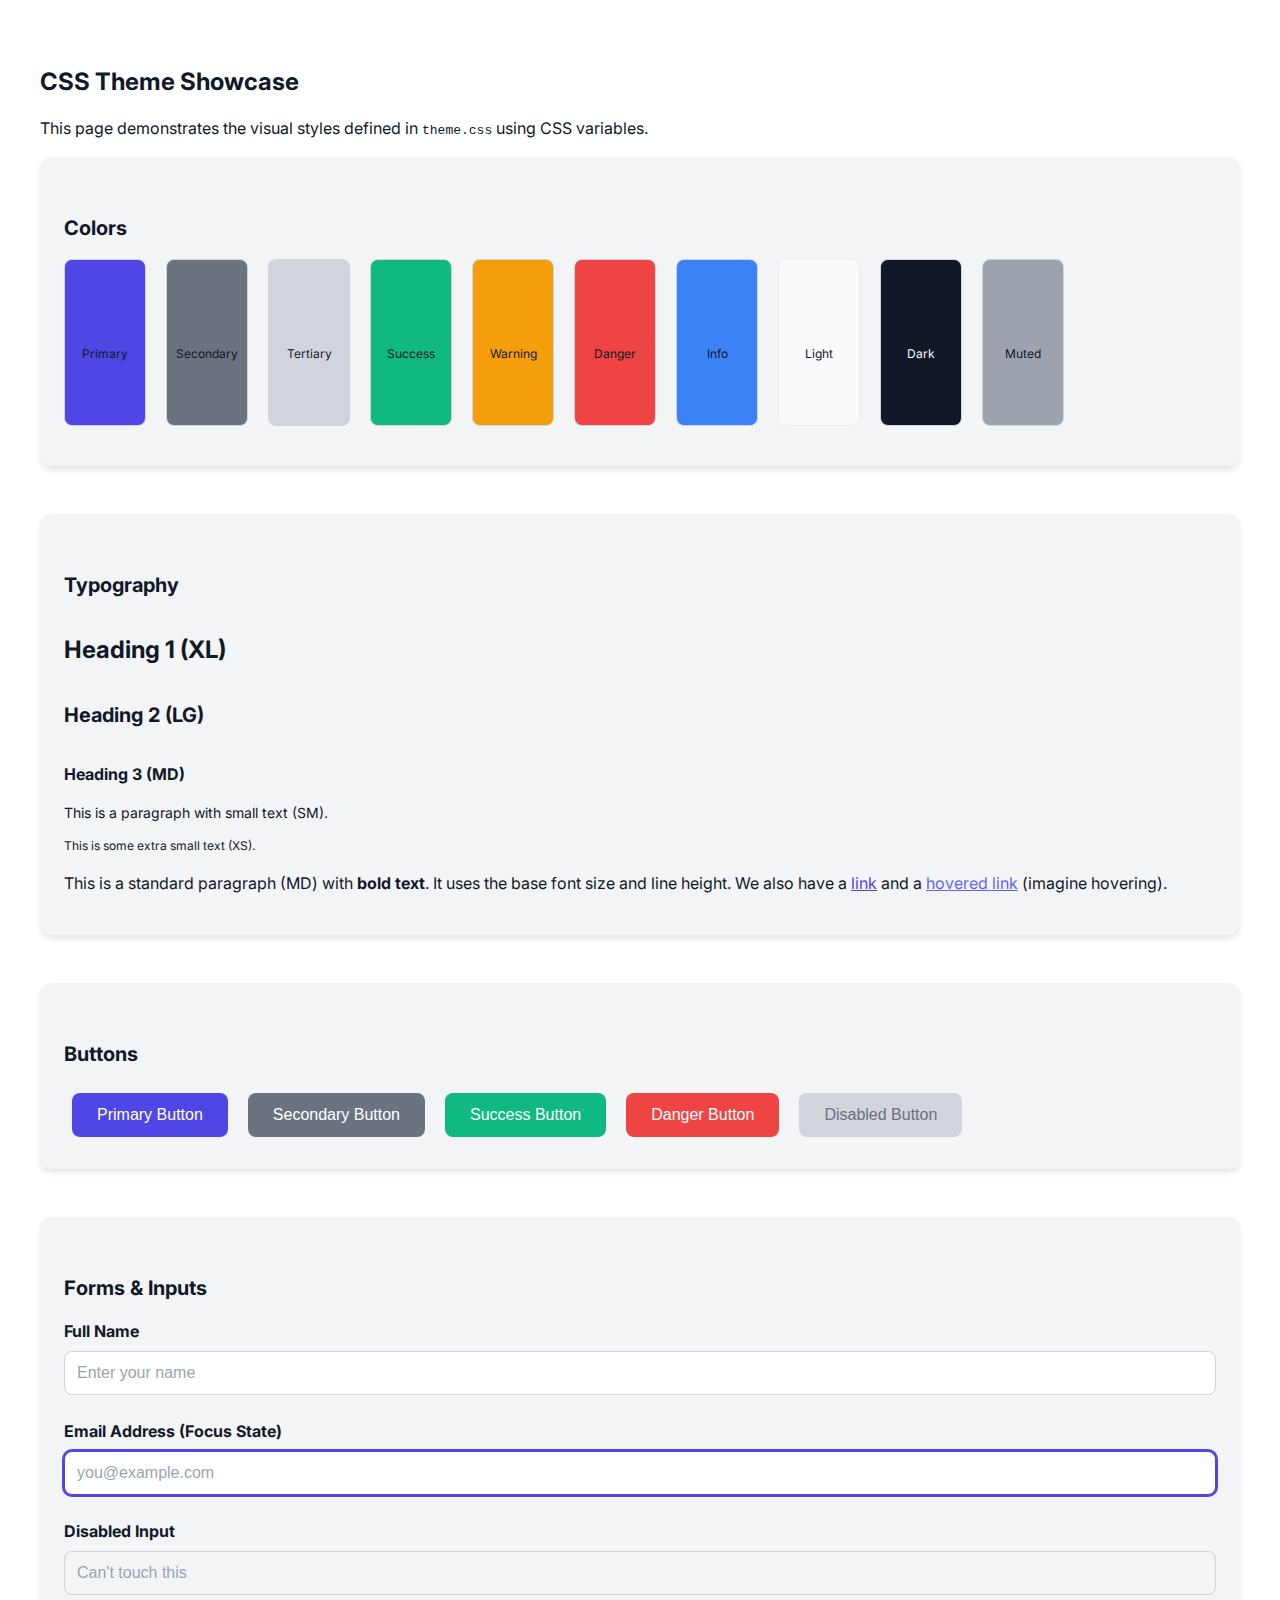
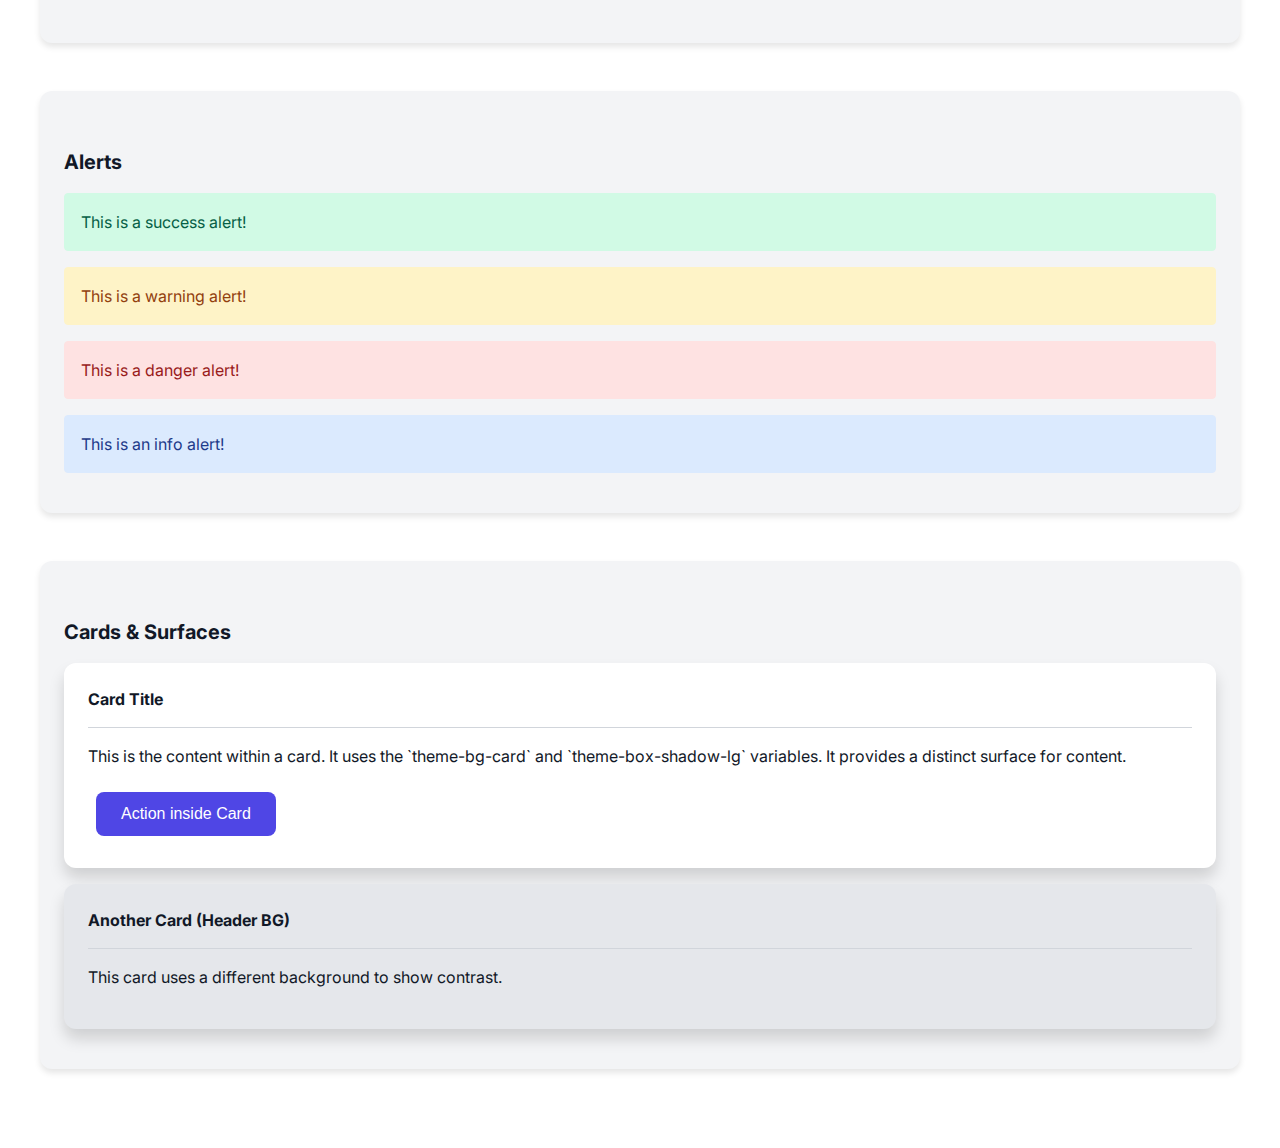
<file: showcase/index.html>
<!DOCTYPE html>
<html lang="en">
<head>
    <meta charset="UTF-8">
    <meta name="viewport" content="width=device-width, initial-scale=1.0">
    <title>Theme Showcase</title>
            <link rel="icon" href="../icons/icon-48.png" type="image/svg+xml">
    <link rel="stylesheet" href="../themes/theme.css"> <link href="https://fonts.googleapis.com/css2?family=Inter:wght@400;700&display=swap" rel="stylesheet">
    <style>
        /* Basic styles for the showcase page itself */
        body {
            font-family: var(--theme-font-family-base, "Inter", sans-serif);
            background-color: var(--theme-bg-body, #ffffff);
            color: var(--theme-text-color, #111827);
            line-height: var(--theme-line-height-base, 1.5);
            padding: 2rem;
            margin: 0;
        }

        .container {
            max-width: 1200px;
            margin: 0 auto;
        }

        h1, h2, h3, h4, h5, h6 {
            font-family: var(--theme-font-family-heading, "Inter", sans-serif);
            color: var(--theme-heading-color, #111827);
            margin-top: 2rem;
            margin-bottom: 1rem;
        }

        h1 { font-size: var(--theme-font-size-xl, 1.5rem); }
        h2 { font-size: var(--theme-font-size-lg, 1.25rem); }
        h3 { font-size: var(--theme-font-size-md, 1rem); }

        section {
            margin-bottom: 3rem;
            padding: 1.5rem;
            background-color: var(--theme-bg-surface, #f3f4f6);
            border-radius: var(--theme-border-radius-lg, 12px);
            box-shadow: var(--theme-box-shadow-md, 0 4px 6px rgba(0, 0, 0, 0.1));
        }

        .color-swatch {
            display: inline-block;
            width: 80px;
            height: 80px;
            border-radius: var(--theme-border-radius-md, 8px);
            margin-right: 1rem;
            margin-bottom: 1rem;
            vertical-align: top;
            border: 1px solid var(--theme-border-color, #d1d5db);
            text-align: center;
            padding-top: 85px; /* Adjust as needed */
            font-size: var(--theme-font-size-xs, 0.75rem);
            color: var(--theme-text-color);
        }

        .button {
            display: inline-block;
            padding: 0.75rem 1.5rem;
            border-radius: var(--theme-border-radius-md, 8px);
            font-size: var(--theme-font-size-md, 1rem);
            text-decoration: none;
            cursor: pointer;
            border: var(--theme-border-width, 1px) solid var(--theme-button-border, transparent);
            margin: 0.5rem;
            transition: background-color 0.2s ease, color 0.2s ease;
        }

        .btn-primary {
            background-color: var(--theme-button-bg, #4f46e5);
            color: var(--theme-button-text, #ffffff);
        }
        .btn-primary:hover {
            background-color: var(--theme-button-hover-bg, #4338ca);
            color: var(--theme-button-hover-text, #ffffff);
        }
         .btn-primary:active { background-color: var(--theme-button-active-bg, #3730a3); }
         .btn-primary:disabled {
            background-color: var(--theme-button-disabled-bg, #d1d5db);
            color: var(--theme-button-disabled-text, #6b7280);
            cursor: not-allowed;
         }

        .btn-secondary {
            background-color: var(--theme-button-secondary-bg, #6b7280);
            color: var(--theme-button-text, #ffffff);
        }
        .btn-secondary:hover { opacity: 0.85; }

        .btn-success {
            background-color: var(--theme-button-success-bg, #10b981);
            color: var(--theme-button-text, #ffffff);
        }
        .btn-success:hover { opacity: 0.85; }

        .btn-danger {
            background-color: var(--theme-button-danger-bg, #ef4444);
            color: var(--theme-button-text, #ffffff);
        }
         .btn-danger:hover { opacity: 0.85; }

        .alert {
            padding: 1rem;
            margin-bottom: 1rem;
            border-radius: var(--theme-border-radius-sm, 4px);
            border: 1px solid transparent; /* Ensure consistent border space */
        }

        .alert-success {
            background-color: var(--theme-alert-success-bg, #d1fae5);
            color: var(--theme-alert-success-text, #065f46);
            border-color: var(--theme-alert-success-bg);
        }
        .alert-warning {
            background-color: var(--theme-alert-warning-bg, #fef3c7);
            color: var(--theme-alert-warning-text, #92400e);
            border-color: var(--theme-alert-warning-bg);
        }
        .alert-danger {
            background-color: var(--theme-alert-danger-bg, #fee2e2);
            color: var(--theme-alert-danger-text, #991b1b);
            border-color: var(--theme-alert-danger-bg);
        }
        .alert-info {
            background-color: var(--theme-alert-info-bg, #dbeafe);
            color: var(--theme-alert-info-text, #1e3a8a);
            border-color: var(--theme-alert-info-bg);
        }

        .form-group {
            margin-bottom: 1.5rem;
        }

        .form-label {
            display: block;
            margin-bottom: 0.5rem;
            font-weight: var(--theme-font-weight-bold, 700);
        }

        .form-input {
            width: 100%;
            padding: 0.75rem;
            border: var(--theme-border-width, 1px) solid var(--theme-input-border, #d1d5db);
            border-radius: var(--theme-border-radius-md, 8px);
            background-color: var(--theme-input-bg, #ffffff);
            color: var(--theme-input-text, #111827);
            font-size: var(--theme-font-size-md, 1rem);
            box-sizing: border-box; /* Include padding and border in the element's total width and height */
        }
         .form-input::placeholder { color: var(--theme-input-placeholder, #9ca3af); }
         .form-input:focus {
            outline: none;
            border-color: var(--theme-input-focus-border, #4f46e5);
            box-shadow: 0 0 0 2px var(--theme-outline-color, #4f46e5);
         }
         .form-input:disabled {
            background-color: var(--theme-input-disabled-bg, #f3f4f6);
            color: var(--theme-input-disabled-text, #9ca3af);
            cursor: not-allowed;
         }

         .card {
            background-color: var(--theme-bg-card, #ffffff);
            border-radius: var(--theme-border-radius-lg, 12px);
            padding: 1.5rem;
            box-shadow: var(--theme-box-shadow-lg, 0 10px 15px rgba(0, 0, 0, 0.15));
            margin-bottom: 1rem;
         }
         .card-header {
             padding-bottom: 1rem;
             border-bottom: var(--theme-border-width) solid var(--theme-border-color);
             margin-bottom: 1rem;
             font-weight: var(--theme-font-weight-bold);
         }

    </style>
</head>
<body>

    <div class="container">
        <h1>CSS Theme Showcase</h1>
        <p>This page demonstrates the visual styles defined in <code>theme.css</code> using CSS variables.</p>

        <section>
            <h2>Colors</h2>
            <div>
                <span class="color-swatch" style="background-color: var(--theme-color-primary);">Primary</span>
                <span class="color-swatch" style="background-color: var(--theme-color-secondary);">Secondary</span>
                <span class="color-swatch" style="background-color: var(--theme-color-tertiary);">Tertiary</span>
                <span class="color-swatch" style="background-color: var(--theme-color-success);">Success</span>
                <span class="color-swatch" style="background-color: var(--theme-color-warning);">Warning</span>
                <span class="color-swatch" style="background-color: var(--theme-color-danger);">Danger</span>
                <span class="color-swatch" style="background-color: var(--theme-color-info);">Info</span>
                <span class="color-swatch" style="background-color: var(--theme-color-light); border: 1px solid #eee;">Light</span>
                <span class="color-swatch" style="background-color: var(--theme-color-dark); color: var(--theme-color-light);">Dark</span>
                <span class="color-swatch" style="background-color: var(--theme-color-muted);">Muted</span>
            </div>
        </section>

        <section>
            <h2>Typography</h2>
            <h1>Heading 1 (XL)</h1>
            <h2>Heading 2 (LG)</h2>
            <h3>Heading 3 (MD)</h3>
            <p style="font-size: var(--theme-font-size-sm);">This is a paragraph with small text (SM).</p>
            <p style="font-size: var(--theme-font-size-xs);">This is some extra small text (XS).</p>
            <p>This is a standard paragraph (MD) with <strong>bold text</strong>. It uses the base font size and line height. We also have a <a href="#" style="color: var(--theme-link-color); text-decoration: underline;">link</a> and a <a href="#" style="color: var(--theme-link-hover-color); text-decoration: underline;">hovered link</a> (imagine hovering).</p>
        </section>

        <section>
            <h2>Buttons</h2>
            <button class="button btn-primary">Primary Button</button>
            <button class="button btn-secondary">Secondary Button</button>
            <button class="button btn-success">Success Button</button>
            <button class="button btn-danger">Danger Button</button>
            <button class="button btn-primary" disabled>Disabled Button</button>
        </section>

        <section>
            <h2>Forms & Inputs</h2>
            <div class="form-group">
                <label for="name" class="form-label">Full Name</label>
                <input type="text" id="name" class="form-input" placeholder="Enter your name">
            </div>
            <div class="form-group">
                <label for="email" class="form-label">Email Address (Focus State)</label>
                <input type="email" id="email" class="form-input" placeholder="you@example.com">
            </div>
             <div class="form-group">
                <label for="disabled" class="form-label">Disabled Input</label>
                <input type="text" id="disabled" class="form-input" placeholder="Can't touch this" disabled>
            </div>
        </section>

        <section>
            <h2>Alerts</h2>
            <div class="alert alert-success">This is a success alert!</div>
            <div class="alert alert-warning">This is a warning alert!</div>
            <div class="alert alert-danger">This is a danger alert!</div>
            <div class="alert alert-info">This is an info alert!</div>
        </section>

         <section>
            <h2>Cards & Surfaces</h2>
            <div class="card">
                <div class="card-header">Card Title</div>
                <p>This is the content within a card. It uses the `theme-bg-card` and `theme-box-shadow-lg` variables. It provides a distinct surface for content.</p>
                <button class="button btn-primary">Action inside Card</button>
            </div>
             <div class="card" style="background-color: var(--theme-bg-header);">
                <div class="card-header">Another Card (Header BG)</div>
                <p>This card uses a different background to show contrast.</p>
            </div>
        </section>

    </div>

    <script>
        // Simple script to demonstrate focus on the email input
        document.getElementById('email').focus();
    </script>
</body>
</html>
</file>
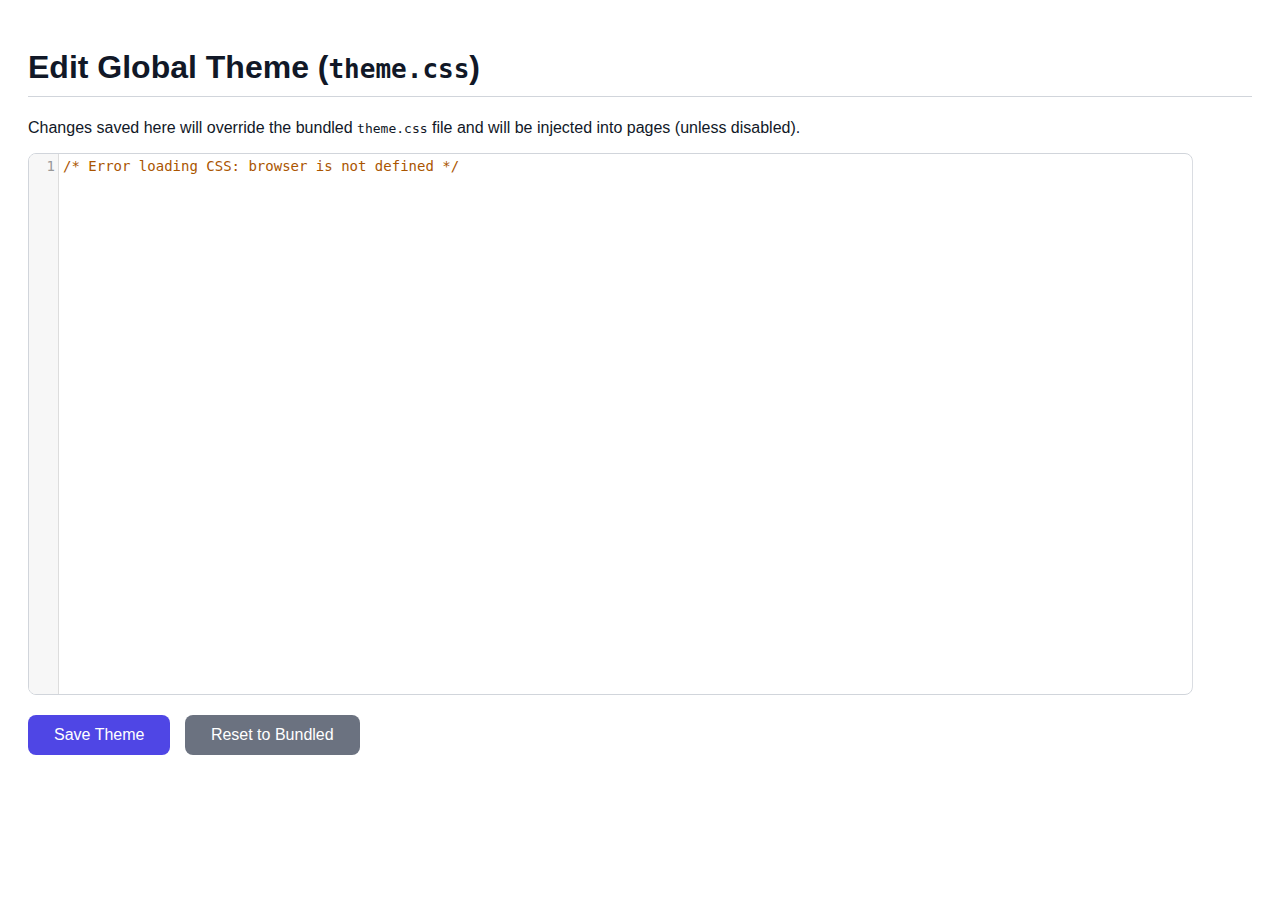
<file: options/options.html>
<!DOCTYPE html>
<html>
<head>
    <meta charset="UTF-8">
    <title>CSS Editor</title>
      <link rel="icon" href="../icons/icon-48.png" type="image/svg+xml">
<link rel="stylesheet" href="../themes/theme.css">
<link rel="stylesheet" href="lib/codemirror.css">
<link rel="stylesheet" href="lib/pickr/nano.min.css"> <style>
        body {
            font-family: var(--theme-font-family-base, sans-serif);
            background-color: var(--theme-bg-body, #ffffff);
            color: var(--theme-text-color, #111827);
            padding: 20px;
        }
        h1 {
            color: var(--theme-heading-color);
            border-bottom: var(--theme-border-width) solid var(--theme-border-color);
            padding-bottom: 10px;
        }
        button {
            padding: 10px 25px;
            border: var(--theme-border-width) solid var(--theme-button-border);
            border-radius: var(--theme-border-radius-md);
            font-size: var(--theme-font-size-md);
            cursor: pointer;
            background-color: var(--theme-button-bg);
            color: var(--theme-button-text);
            margin-right: 10px;
            margin-top: 20px; /* Add some space */
        }
        button:hover {
            background-color: var(--theme-button-hover-bg);
        }
         button#resetButton {
             background-color: var(--theme-button-secondary-bg);
         }
        #status {
            margin-top: 15px;
            font-weight: bold;
            color: var(--theme-color-success);
        }                                                

        /* Style the CodeMirror instance */
        .CodeMirror {
            border: var(--theme-border-width, 1px) solid var(--theme-input-border);
            border-radius: var(--theme-border-radius-md);
            height: 60vh;
            width: 95%;
            font-size: 14px;
        }
        /* Make textarea invisible */
        #cssEditor {
            display: none;
        }

        /* Style for the color swatch widget */
        .color-swatch-widget {
            display: inline-block;
            width: 12px;
            height: 12px;
            border-radius: 50%; /* Circle */
            border: 1px solid #888;
            cursor: pointer;
            margin-right: 5px;
            vertical-align: middle; /* Align nicely with text */
            box-shadow: 0 0 2px rgba(0,0,0,0.3);
        }

        /* Pickr popup adjustments (optional, if needed) */
        .pickr .pcr-button {
           display: none; /* We don't need Pickr's default button */
        }
        .pickr .pcr-app {
            position: absolute;
            z-index: 1000; /* Ensure it's above CodeMirror */
        }

    </style>
</head>
<body>
    <h1>Edit Global Theme (<code>theme.css</code>)</h1>
    <p>Changes saved here will override the bundled <code>theme.css</code> file and will be injected into pages (unless disabled).</p>

    <textarea id="cssEditor"></textarea>

    <button id="saveButton">Save Theme</button>
    <button id="resetButton">Reset to Bundled</button>
    <div id="status"></div>

    <script src="lib/codemirror.js"></script>
    <script src="lib/css.js"></script>
    <script src="lib/pickr/pickr.min.js"></script> <script src="options.js"></script>
</body>
</html>
</file>
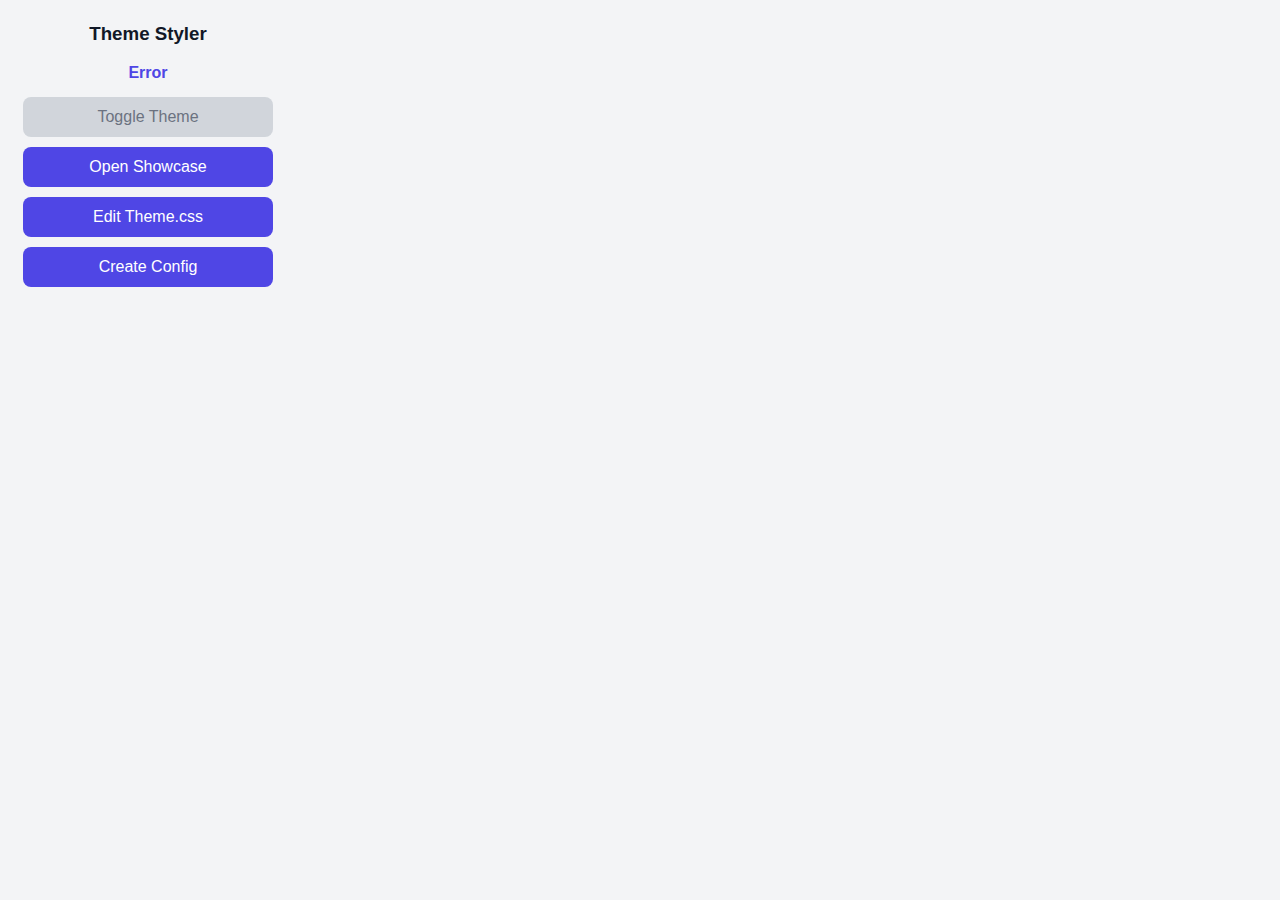
<file: popup/popup.html>
<!DOCTYPE html>
<html>
<head>
    <meta charset="UTF-8">
    <title>Theme Styler Control</title>
    <link rel="stylesheet" href="../themes/theme.css">
    <style>
        body {
            width: 250px;
            padding: 15px;
            background-color: var(--theme-bg-surface, #f3f4f6);
            color: var(--theme-text-color, #111827);
            font-family: var(--theme-font-family-base, sans-serif);
        }
        h3 {
            margin-top: 0;
            color: var(--theme-heading-color, #111827);
            text-align: center;
        }
        button {
            display: block;
            width: 100%;
            padding: 10px 15px;
            margin-bottom: 10px;
            border: var(--theme-border-width, 1px) solid var(--theme-button-border, transparent);
            border-radius: var(--theme-border-radius-md, 8px);
            font-size: var(--theme-font-size-md, 1rem);
            cursor: pointer;
            background-color: var(--theme-button-bg, #4f46e5);
            color: var(--theme-button-text, #ffffff);
            transition: background-color 0.2s ease;
        }
        button:hover {
            background-color: var(--theme-button-hover-bg, #4338ca);
        }
        button#toggleButton.disabled {
            background-color: var(--theme-button-secondary-bg, #6b7280);
        }
        button#toggleButton.disabled:hover {
            opacity: 0.9;
        }
        .site-name {
            font-weight: bold;
            color: var(--theme-color-primary);
            display: block;
            text-align: center;
            margin-bottom: 15px;
            word-wrap: break-word;
        }
        #toggleButton:disabled {
            background-color: var(--theme-button-disabled-bg, #d1d5db);
            color: var(--theme-button-disabled-text, #6b7280);
            cursor: not-allowed;
        }
    </style>
</head>
<body>
<h3>Theme Styler</h3>
<span id="siteName" class="site-name">Loading...</span>
<button id="toggleButton">Toggle Theme</button>
<button id="showcaseButton">Open Showcase</button>
<button id="editButton">Edit Theme.css</button>
<button id="open-editor-btn">Create Config</button>
<script src="popup.js"></script>
</body>
</html>
</file>
<file: themes/theme.css>
:root {
  /* ─────────── Colors ─────────── */
  --theme-color-primary: #4f46e5;
  --theme-color-secondary: #6b7280;
  --theme-color-tertiary: #d1d5db;

  --theme-color-success: #10b981;
  --theme-color-warning: #f59e0b;
  --theme-color-danger:  #ef4444;
  --theme-color-info:    #3b82f6;

  --theme-color-light: #f9fafb;
  --theme-color-dark:  #111827;
  --theme-color-muted: #9ca3af;

  --theme-text-color: var(--theme-color-dark);
  --theme-heading-color: var(--theme-color-dark);
  --theme-link-color: var(--theme-color-primary);
  --theme-link-hover-color: #6366f1;

  /* ─────────── Backgrounds ─────────── */
  --theme-bg-body: #ffffff;
  --theme-bg-surface: #f3f4f6;
  --theme-bg-header: #e5e7eb;
  --theme-bg-footer: #e5e7eb;
  --theme-bg-sidebar: #e5e7eb;
  --theme-bg-overlay: rgba(0, 0, 0, 0.5);
  --theme-bg-card: #ffffff;

  /* ─────────── Typography ─────────── */
  --theme-font-family-base: "Inter", sans-serif;
  --theme-font-family-heading: "Inter", sans-serif;

  --theme-font-size-xs: 0.75rem;
  --theme-font-size-sm: 0.875rem;
  --theme-font-size-md: 1rem;
  --theme-font-size-lg: 1.25rem;
  --theme-font-size-xl: 1.5rem;

  --theme-font-weight-normal: 400;
  --theme-font-weight-bold: 700;

  --theme-line-height-base: 1.5;
  --theme-letter-spacing-base: normal;

  /* ─────────── Borders & Shadows ─────────── */
  --theme-border-radius-sm: 4px;
  --theme-border-radius-md: 8px;
  --theme-border-radius-lg: 12px;

  --theme-border-width: 1px;
  --theme-border-color: #d1d5db;

  --theme-box-shadow-sm: 0 1px 2px rgba(0, 0, 0, 0.05);
  --theme-box-shadow-md: 0 4px 6px rgba(0, 0, 0, 0.1);
  --theme-box-shadow-lg: 0 10px 15px rgba(0, 0, 0, 0.15);

  --theme-outline-color: var(--theme-color-primary);

  /* ─────────── Buttons ─────────── */
  --theme-button-bg: var(--theme-color-primary);
  --theme-button-text: #ffffff;
  --theme-button-border: transparent;

  --theme-button-hover-bg: #4338ca;
  --theme-button-hover-text: #ffffff;

  --theme-button-active-bg: #3730a3;
  --theme-button-disabled-bg: #d1d5db;
  --theme-button-disabled-text: #6b7280;

  --theme-button-secondary-bg: var(--theme-color-secondary);
  --theme-button-danger-bg: var(--theme-color-danger);
  --theme-button-success-bg: var(--theme-color-success);

  /* ─────────── Forms & Inputs ─────────── */
  --theme-input-bg: #ffffff;
  --theme-input-border: #d1d5db;
  --theme-input-text: #111827;
  --theme-input-placeholder: #9ca3af;
  --theme-input-focus-border: var(--theme-color-primary);
  --theme-input-disabled-bg: #f3f4f6;
  --theme-input-disabled-text: #9ca3af;

  /* ─────────── States ─────────── */
  --theme-hover-bg: #f3f4f6;
  --theme-hover-text: var(--theme-text-color);

  --theme-active-bg: #e5e7eb;
  --theme-active-text: var(--theme-text-color);

  --theme-focus-outline: 2px solid var(--theme-outline-color);

  --theme-disabled-bg: #f9fafb;
  --theme-disabled-text: #9ca3af;

  --theme-selected-bg: var(--theme-color-primary);
  --theme-selected-text: #ffffff;

  /* ─────────── Alerts ─────────── */
  --theme-alert-success-bg: #d1fae5;
  --theme-alert-success-text: #065f46;

  --theme-alert-warning-bg: #fef3c7;
  --theme-alert-warning-text: #92400e;

  --theme-alert-danger-bg: #fee2e2;
  --theme-alert-danger-text: #991b1b;

  --theme-alert-info-bg: #dbeafe;
  --theme-alert-info-text: #1e3a8a;

  /* ─────────── Navigation ─────────── */
  --theme-nav-bg: #ffffff;
  --theme-nav-text: var(--theme-color-dark);
  --theme-nav-hover-bg: #f3f4f6;
  --theme-nav-hover-text: var(--theme-color-primary);
  --theme-nav-active-bg: #e0e7ff;
  --theme-nav-active-text: var(--theme-color-primary);
  --theme-nav-border-color: #d1d5db;

  /* ─────────── Tables ─────────── */
  --theme-table-header-bg: #f9fafb;
  --theme-table-header-text: #374151;
  --theme-table-row-bg: #ffffff;
  --theme-table-row-hover-bg: #f3f4f6;
  --theme-table-border-color: #e5e7eb;

  /* ─────────── Scrollbars ─────────── */
  --theme-scrollbar-bg: transparent;
  --theme-scrollbar-thumb: #d1d5db;
  --theme-scrollbar-thumb-hover: #9ca3af;

  /* ─────────── Modals / Popups ─────────── */
  --theme-modal-bg: #ffffff;
  --theme-modal-border-color: #d1d5db;
  --theme-modal-shadow: var(--theme-box-shadow-lg);
  --theme-modal-header-bg: #f3f4f6;
  --theme-modal-footer-bg: #f9fafb;
  --theme-modal-close-color: #6b7280;

  /* ─────────── Tooltips / Dropdowns ─────────── */
  --theme-tooltip-bg: #111827;
  --theme-tooltip-text: #ffffff;

  --theme-dropdown-bg: #ffffff;
  --theme-dropdown-border: #d1d5db;
  --theme-dropdown-hover-bg: #f3f4f6;

  /* ─────────── Z-Index ─────────── */
  --theme-z-index-modal: 1000;
  --theme-z-index-dropdown: 900;
  --theme-z-index-header: 800;
  --theme-z-index-sidebar: 700;
}
</file>
<file: options/lib/codemirror.css>
/* BASICS */

.CodeMirror {
  /* Set height, width, borders, and global font properties here */
  font-family: monospace;
  height: 300px;
  color: black;
  direction: ltr;
}

/* PADDING */

.CodeMirror-lines {
  padding: 4px 0; /* Vertical padding around content */
}
.CodeMirror pre.CodeMirror-line,
.CodeMirror pre.CodeMirror-line-like {
  padding: 0 4px; /* Horizontal padding of content */
}

.CodeMirror-scrollbar-filler, .CodeMirror-gutter-filler {
  background-color: white; /* The little square between H and V scrollbars */
}

/* GUTTER */

.CodeMirror-gutters {
  border-right: 1px solid #ddd;
  background-color: #f7f7f7;
  white-space: nowrap;
}
.CodeMirror-linenumbers {}
.CodeMirror-linenumber {
  padding: 0 3px 0 5px;
  min-width: 20px;
  text-align: right;
  color: #999;
  white-space: nowrap;
}

.CodeMirror-guttermarker { color: black; }
.CodeMirror-guttermarker-subtle { color: #999; }

/* CURSOR */

.CodeMirror-cursor {
  border-left: 1px solid black;
  border-right: none;
  width: 0;
}
/* Shown when moving in bi-directional text */
.CodeMirror div.CodeMirror-secondarycursor {
  border-left: 1px solid silver;
}
.cm-fat-cursor .CodeMirror-cursor {
  width: auto;
  border: 0 !important;
  background: #7e7;
}
.cm-fat-cursor div.CodeMirror-cursors {
  z-index: 1;
}
.cm-fat-cursor .CodeMirror-line::selection,
.cm-fat-cursor .CodeMirror-line > span::selection, 
.cm-fat-cursor .CodeMirror-line > span > span::selection { background: transparent; }
.cm-fat-cursor .CodeMirror-line::-moz-selection,
.cm-fat-cursor .CodeMirror-line > span::-moz-selection,
.cm-fat-cursor .CodeMirror-line > span > span::-moz-selection { background: transparent; }
.cm-fat-cursor { caret-color: transparent; }
@-moz-keyframes blink {
  0% {}
  50% { background-color: transparent; }
  100% {}
}
@-webkit-keyframes blink {
  0% {}
  50% { background-color: transparent; }
  100% {}
}
@keyframes blink {
  0% {}
  50% { background-color: transparent; }
  100% {}
}

/* Can style cursor different in overwrite (non-insert) mode */
.CodeMirror-overwrite .CodeMirror-cursor {}

.cm-tab { display: inline-block; text-decoration: inherit; }

.CodeMirror-rulers {
  position: absolute;
  left: 0; right: 0; top: -50px; bottom: 0;
  overflow: hidden;
}
.CodeMirror-ruler {
  border-left: 1px solid #ccc;
  top: 0; bottom: 0;
  position: absolute;
}

/* DEFAULT THEME */

.cm-s-default .cm-header {color: blue;}
.cm-s-default .cm-quote {color: #090;}
.cm-negative {color: #d44;}
.cm-positive {color: #292;}
.cm-header, .cm-strong {font-weight: bold;}
.cm-em {font-style: italic;}
.cm-link {text-decoration: underline;}
.cm-strikethrough {text-decoration: line-through;}

.cm-s-default .cm-keyword {color: #708;}
.cm-s-default .cm-atom {color: #219;}
.cm-s-default .cm-number {color: #164;}
.cm-s-default .cm-def {color: #00f;}
.cm-s-default .cm-variable,
.cm-s-default .cm-punctuation,
.cm-s-default .cm-property,
.cm-s-default .cm-operator {}
.cm-s-default .cm-variable-2 {color: #05a;}
.cm-s-default .cm-variable-3, .cm-s-default .cm-type {color: #085;}
.cm-s-default .cm-comment {color: #a50;}
.cm-s-default .cm-string {color: #a11;}
.cm-s-default .cm-string-2 {color: #f50;}
.cm-s-default .cm-meta {color: #555;}
.cm-s-default .cm-qualifier {color: #555;}
.cm-s-default .cm-builtin {color: #30a;}
.cm-s-default .cm-bracket {color: #997;}
.cm-s-default .cm-tag {color: #170;}
.cm-s-default .cm-attribute {color: #00c;}
.cm-s-default .cm-hr {color: #999;}
.cm-s-default .cm-link {color: #00c;}

.cm-s-default .cm-error {color: #f00;}
.cm-invalidchar {color: #f00;}

.CodeMirror-composing { border-bottom: 2px solid; }

/* Default styles for common addons */

div.CodeMirror span.CodeMirror-matchingbracket {color: #0b0;}
div.CodeMirror span.CodeMirror-nonmatchingbracket {color: #a22;}
.CodeMirror-matchingtag { background: rgba(255, 150, 0, .3); }
.CodeMirror-activeline-background {background: #e8f2ff;}

/* STOP */

/* The rest of this file contains styles related to the mechanics of
   the editor. You probably shouldn't touch them. */

.CodeMirror {
  position: relative;
  overflow: hidden;
  background: white;
}

.CodeMirror-scroll {
  overflow: scroll !important; /* Things will break if this is overridden */
  /* 50px is the magic margin used to hide the element's real scrollbars */
  /* See overflow: hidden in .CodeMirror */
  margin-bottom: -50px; margin-right: -50px;
  padding-bottom: 50px;
  height: 100%;
  outline: none; /* Prevent dragging from highlighting the element */
  position: relative;
  z-index: 0;
}
.CodeMirror-sizer {
  position: relative;
  border-right: 50px solid transparent;
}

/* The fake, visible scrollbars. Used to force redraw during scrolling
   before actual scrolling happens, thus preventing shaking and
   flickering artifacts. */
.CodeMirror-vscrollbar, .CodeMirror-hscrollbar, .CodeMirror-scrollbar-filler, .CodeMirror-gutter-filler {
  position: absolute;
  z-index: 6;
  display: none;
  outline: none;
}
.CodeMirror-vscrollbar {
  right: 0; top: 0;
  overflow-x: hidden;
  overflow-y: scroll;
}
.CodeMirror-hscrollbar {
  bottom: 0; left: 0;
  overflow-y: hidden;
  overflow-x: scroll;
}
.CodeMirror-scrollbar-filler {
  right: 0; bottom: 0;
}
.CodeMirror-gutter-filler {
  left: 0; bottom: 0;
}

.CodeMirror-gutters {
  position: absolute; left: 0; top: 0;
  min-height: 100%;
  z-index: 3;
}
.CodeMirror-gutter {
  white-space: normal;
  height: 100%;
  display: inline-block;
  vertical-align: top;
  margin-bottom: -50px;
}
.CodeMirror-gutter-wrapper {
  position: absolute;
  z-index: 4;
  background: none !important;
  border: none !important;
}
.CodeMirror-gutter-background {
  position: absolute;
  top: 0; bottom: 0;
  z-index: 4;
}
.CodeMirror-gutter-elt {
  position: absolute;
  cursor: default;
  z-index: 4;
}
.CodeMirror-gutter-wrapper ::selection { background-color: transparent }
.CodeMirror-gutter-wrapper ::-moz-selection { background-color: transparent }

.CodeMirror-lines {
  cursor: text;
  min-height: 1px; /* prevents collapsing before first draw */
}
.CodeMirror pre.CodeMirror-line,
.CodeMirror pre.CodeMirror-line-like {
  /* Reset some styles that the rest of the page might have set */
  -moz-border-radius: 0; -webkit-border-radius: 0; border-radius: 0;
  border-width: 0;
  background: transparent;
  font-family: inherit;
  font-size: inherit;
  margin: 0;
  white-space: pre;
  word-wrap: normal;
  line-height: inherit;
  color: inherit;
  z-index: 2;
  position: relative;
  overflow: visible;
  -webkit-tap-highlight-color: transparent;
  -webkit-font-variant-ligatures: contextual;
  font-variant-ligatures: contextual;
}
.CodeMirror-wrap pre.CodeMirror-line,
.CodeMirror-wrap pre.CodeMirror-line-like {
  word-wrap: break-word;
  white-space: pre-wrap;
  word-break: normal;
}

.CodeMirror-linebackground {
  position: absolute;
  left: 0; right: 0; top: 0; bottom: 0;
  z-index: 0;
}

.CodeMirror-linewidget {
  position: relative;
  z-index: 2;
  padding: 0.1px; /* Force widget margins to stay inside of the container */
}

.CodeMirror-widget {}

.CodeMirror-rtl pre { direction: rtl; }

.CodeMirror-code {
  outline: none;
}

/* Force content-box sizing for the elements where we expect it */
.CodeMirror-scroll,
.CodeMirror-sizer,
.CodeMirror-gutter,
.CodeMirror-gutters,
.CodeMirror-linenumber {
  -moz-box-sizing: content-box;
  box-sizing: content-box;
}

.CodeMirror-measure {
  position: absolute;
  width: 100%;
  height: 0;
  overflow: hidden;
  visibility: hidden;
}

.CodeMirror-cursor {
  position: absolute;
  pointer-events: none;
}
.CodeMirror-measure pre { position: static; }

div.CodeMirror-cursors {
  visibility: hidden;
  position: relative;
  z-index: 3;
}
div.CodeMirror-dragcursors {
  visibility: visible;
}

.CodeMirror-focused div.CodeMirror-cursors {
  visibility: visible;
}

.CodeMirror-selected { background: #d9d9d9; }
.CodeMirror-focused .CodeMirror-selected { background: #d7d4f0; }
.CodeMirror-crosshair { cursor: crosshair; }
.CodeMirror-line::selection, .CodeMirror-line > span::selection, .CodeMirror-line > span > span::selection { background: #d7d4f0; }
.CodeMirror-line::-moz-selection, .CodeMirror-line > span::-moz-selection, .CodeMirror-line > span > span::-moz-selection { background: #d7d4f0; }

.cm-searching {
  background-color: #ffa;
  background-color: rgba(255, 255, 0, .4);
}

/* Used to force a border model for a node */
.cm-force-border { padding-right: .1px; }

@media print {
  /* Hide the cursor when printing */
  .CodeMirror div.CodeMirror-cursors {
    visibility: hidden;
  }
}

/* See issue #2901 */
.cm-tab-wrap-hack:after { content: ''; }

/* Help users use markselection to safely style text background */
span.CodeMirror-selectedtext { background: none; }
</file>
<file: options/lib/pickr/nano.min.css>
/*! Pickr 1.9.1 MIT | https://github.com/Simonwep/pickr */
.pickr{position:relative;overflow:visible;transform:translateY(0)}.pickr *{box-sizing:border-box;outline:none;border:none;-webkit-appearance:none}.pickr .pcr-button{position:relative;height:2em;width:2em;padding:.5em;cursor:pointer;font-family:-apple-system,BlinkMacSystemFont,"Segoe UI","Roboto","Helvetica Neue",Arial,sans-serif;border-radius:.15em;background:url("data:image/svg+xml;utf8, <svg xmlns=\"http://www.w3.org/2000/svg\" viewBox=\"0 0 50 50\" stroke=\"%2342445A\" stroke-width=\"5px\" stroke-linecap=\"round\"><path d=\"M45,45L5,5\"></path><path d=\"M45,5L5,45\"></path></svg>") no-repeat center;background-size:0;transition:all .3s}.pickr .pcr-button::before{position:absolute;content:"";top:0;left:0;width:100%;height:100%;background:url("data:image/svg+xml;utf8, <svg xmlns=\"http://www.w3.org/2000/svg\" viewBox=\"0 0 2 2\"><path fill=\"white\" d=\"M1,0H2V1H1V0ZM0,1H1V2H0V1Z\"/><path fill=\"gray\" d=\"M0,0H1V1H0V0ZM1,1H2V2H1V1Z\"/></svg>");background-size:.5em;border-radius:.15em;z-index:-1}.pickr .pcr-button::before{z-index:initial}.pickr .pcr-button::after{position:absolute;content:"";top:0;left:0;height:100%;width:100%;transition:background .3s;background:var(--pcr-color);border-radius:.15em}.pickr .pcr-button.clear{background-size:70%}.pickr .pcr-button.clear::before{opacity:0}.pickr .pcr-button.clear:focus{box-shadow:0 0 0 1px rgba(255,255,255,.85),0 0 0 3px var(--pcr-color)}.pickr .pcr-button.disabled{cursor:not-allowed}.pickr *,.pcr-app *{box-sizing:border-box;outline:none;border:none;-webkit-appearance:none}.pickr input:focus,.pickr input.pcr-active,.pickr button:focus,.pickr button.pcr-active,.pcr-app input:focus,.pcr-app input.pcr-active,.pcr-app button:focus,.pcr-app button.pcr-active{box-shadow:0 0 0 1px rgba(255,255,255,.85),0 0 0 3px var(--pcr-color)}.pickr .pcr-palette,.pickr .pcr-slider,.pcr-app .pcr-palette,.pcr-app .pcr-slider{transition:box-shadow .3s}.pickr .pcr-palette:focus,.pickr .pcr-slider:focus,.pcr-app .pcr-palette:focus,.pcr-app .pcr-slider:focus{box-shadow:0 0 0 1px rgba(255,255,255,.85),0 0 0 3px rgba(0,0,0,.25)}.pcr-app{position:fixed;display:flex;flex-direction:column;z-index:10000;border-radius:.1em;background:#fff;opacity:0;visibility:hidden;transition:opacity .3s,visibility 0s .3s;font-family:-apple-system,BlinkMacSystemFont,"Segoe UI","Roboto","Helvetica Neue",Arial,sans-serif;box-shadow:0 .15em 1.5em 0 rgba(0,0,0,.1),0 0 1em 0 rgba(0,0,0,.03);left:0;top:0}.pcr-app.visible{transition:opacity .3s;visibility:visible;opacity:1}.pcr-app .pcr-swatches{display:flex;flex-wrap:wrap;margin-top:.75em}.pcr-app .pcr-swatches.pcr-last{margin:0}@supports(display: grid){.pcr-app .pcr-swatches{display:grid;align-items:center;grid-template-columns:repeat(auto-fit, 1.75em)}}.pcr-app .pcr-swatches>button{font-size:1em;position:relative;width:calc(1.75em - 5px);height:calc(1.75em - 5px);border-radius:.15em;cursor:pointer;margin:2.5px;flex-shrink:0;justify-self:center;transition:all .15s;overflow:hidden;background:rgba(0,0,0,0);z-index:1}.pcr-app .pcr-swatches>button::before{position:absolute;content:"";top:0;left:0;width:100%;height:100%;background:url("data:image/svg+xml;utf8, <svg xmlns=\"http://www.w3.org/2000/svg\" viewBox=\"0 0 2 2\"><path fill=\"white\" d=\"M1,0H2V1H1V0ZM0,1H1V2H0V1Z\"/><path fill=\"gray\" d=\"M0,0H1V1H0V0ZM1,1H2V2H1V1Z\"/></svg>");background-size:6px;border-radius:.15em;z-index:-1}.pcr-app .pcr-swatches>button::after{content:"";position:absolute;top:0;left:0;width:100%;height:100%;background:var(--pcr-color);border:1px solid rgba(0,0,0,.05);border-radius:.15em;box-sizing:border-box}.pcr-app .pcr-swatches>button:hover{filter:brightness(1.05)}.pcr-app .pcr-swatches>button:not(.pcr-active){box-shadow:none}.pcr-app .pcr-interaction{display:flex;flex-wrap:wrap;align-items:center;margin:0 -0.2em 0 -0.2em}.pcr-app .pcr-interaction>*{margin:0 .2em}.pcr-app .pcr-interaction input{letter-spacing:.07em;font-size:.75em;text-align:center;cursor:pointer;color:#75797e;background:#f1f3f4;border-radius:.15em;transition:all .15s;padding:.45em .5em;margin-top:.75em}.pcr-app .pcr-interaction input:hover{filter:brightness(0.975)}.pcr-app .pcr-interaction input:focus{box-shadow:0 0 0 1px rgba(255,255,255,.85),0 0 0 3px rgba(66,133,244,.75)}.pcr-app .pcr-interaction .pcr-result{color:#75797e;text-align:left;flex:1 1 8em;min-width:8em;transition:all .2s;border-radius:.15em;background:#f1f3f4;cursor:text}.pcr-app .pcr-interaction .pcr-result::-moz-selection{background:#4285f4;color:#fff}.pcr-app .pcr-interaction .pcr-result::selection{background:#4285f4;color:#fff}.pcr-app .pcr-interaction .pcr-type.active{color:#fff;background:#4285f4}.pcr-app .pcr-interaction .pcr-save,.pcr-app .pcr-interaction .pcr-cancel,.pcr-app .pcr-interaction .pcr-clear{color:#fff;width:auto}.pcr-app .pcr-interaction .pcr-save,.pcr-app .pcr-interaction .pcr-cancel,.pcr-app .pcr-interaction .pcr-clear{color:#fff}.pcr-app .pcr-interaction .pcr-save:hover,.pcr-app .pcr-interaction .pcr-cancel:hover,.pcr-app .pcr-interaction .pcr-clear:hover{filter:brightness(0.925)}.pcr-app .pcr-interaction .pcr-save{background:#4285f4}.pcr-app .pcr-interaction .pcr-clear,.pcr-app .pcr-interaction .pcr-cancel{background:#f44250}.pcr-app .pcr-interaction .pcr-clear:focus,.pcr-app .pcr-interaction .pcr-cancel:focus{box-shadow:0 0 0 1px rgba(255,255,255,.85),0 0 0 3px rgba(244,66,80,.75)}.pcr-app .pcr-selection .pcr-picker{position:absolute;height:18px;width:18px;border:2px solid #fff;border-radius:100%;-webkit-user-select:none;-moz-user-select:none;user-select:none}.pcr-app .pcr-selection .pcr-color-palette,.pcr-app .pcr-selection .pcr-color-chooser,.pcr-app .pcr-selection .pcr-color-opacity{position:relative;-webkit-user-select:none;-moz-user-select:none;user-select:none;display:flex;flex-direction:column;cursor:grab;cursor:-webkit-grab}.pcr-app .pcr-selection .pcr-color-palette:active,.pcr-app .pcr-selection .pcr-color-chooser:active,.pcr-app .pcr-selection .pcr-color-opacity:active{cursor:grabbing;cursor:-webkit-grabbing}.pcr-app[data-theme=nano]{width:14.25em;max-width:95vw}.pcr-app[data-theme=nano] .pcr-swatches{margin-top:.6em;padding:0 .6em}.pcr-app[data-theme=nano] .pcr-interaction{padding:0 .6em .6em .6em}.pcr-app[data-theme=nano] .pcr-selection{display:grid;grid-gap:.6em;grid-template-columns:1fr 4fr;grid-template-rows:5fr auto auto;align-items:center;height:10.5em;width:100%;align-self:flex-start}.pcr-app[data-theme=nano] .pcr-selection .pcr-color-preview{grid-area:2/1/4/1;height:100%;width:100%;display:flex;flex-direction:row;justify-content:center;margin-left:.6em}.pcr-app[data-theme=nano] .pcr-selection .pcr-color-preview .pcr-last-color{display:none}.pcr-app[data-theme=nano] .pcr-selection .pcr-color-preview .pcr-current-color{position:relative;background:var(--pcr-color);width:2em;height:2em;border-radius:50em;overflow:hidden}.pcr-app[data-theme=nano] .pcr-selection .pcr-color-preview .pcr-current-color::before{position:absolute;content:"";top:0;left:0;width:100%;height:100%;background:url("data:image/svg+xml;utf8, <svg xmlns=\"http://www.w3.org/2000/svg\" viewBox=\"0 0 2 2\"><path fill=\"white\" d=\"M1,0H2V1H1V0ZM0,1H1V2H0V1Z\"/><path fill=\"gray\" d=\"M0,0H1V1H0V0ZM1,1H2V2H1V1Z\"/></svg>");background-size:.5em;border-radius:.15em;z-index:-1}.pcr-app[data-theme=nano] .pcr-selection .pcr-color-palette{grid-area:1/1/2/3;width:100%;height:100%;z-index:1}.pcr-app[data-theme=nano] .pcr-selection .pcr-color-palette .pcr-palette{border-radius:.15em;width:100%;height:100%}.pcr-app[data-theme=nano] .pcr-selection .pcr-color-palette .pcr-palette::before{position:absolute;content:"";top:0;left:0;width:100%;height:100%;background:url("data:image/svg+xml;utf8, <svg xmlns=\"http://www.w3.org/2000/svg\" viewBox=\"0 0 2 2\"><path fill=\"white\" d=\"M1,0H2V1H1V0ZM0,1H1V2H0V1Z\"/><path fill=\"gray\" d=\"M0,0H1V1H0V0ZM1,1H2V2H1V1Z\"/></svg>");background-size:.5em;border-radius:.15em;z-index:-1}.pcr-app[data-theme=nano] .pcr-selection .pcr-color-chooser{grid-area:2/2/2/2}.pcr-app[data-theme=nano] .pcr-selection .pcr-color-opacity{grid-area:3/2/3/2}.pcr-app[data-theme=nano] .pcr-selection .pcr-color-chooser,.pcr-app[data-theme=nano] .pcr-selection .pcr-color-opacity{height:.5em;margin:0 .6em}.pcr-app[data-theme=nano] .pcr-selection .pcr-color-chooser .pcr-picker,.pcr-app[data-theme=nano] .pcr-selection .pcr-color-opacity .pcr-picker{top:50%;transform:translateY(-50%)}.pcr-app[data-theme=nano] .pcr-selection .pcr-color-chooser .pcr-slider,.pcr-app[data-theme=nano] .pcr-selection .pcr-color-opacity .pcr-slider{flex-grow:1;border-radius:50em}.pcr-app[data-theme=nano] .pcr-selection .pcr-color-chooser .pcr-slider{background:linear-gradient(to right, hsl(0, 100%, 50%), hsl(60, 100%, 50%), hsl(120, 100%, 50%), hsl(180, 100%, 50%), hsl(240, 100%, 50%), hsl(300, 100%, 50%), hsl(0, 100%, 50%))}.pcr-app[data-theme=nano] .pcr-selection .pcr-color-opacity .pcr-slider{background:linear-gradient(to right, transparent, black),url("data:image/svg+xml;utf8, <svg xmlns=\"http://www.w3.org/2000/svg\" viewBox=\"0 0 2 2\"><path fill=\"white\" d=\"M1,0H2V1H1V0ZM0,1H1V2H0V1Z\"/><path fill=\"gray\" d=\"M0,0H1V1H0V0ZM1,1H2V2H1V1Z\"/></svg>");background-size:100%,.25em}
</file>
